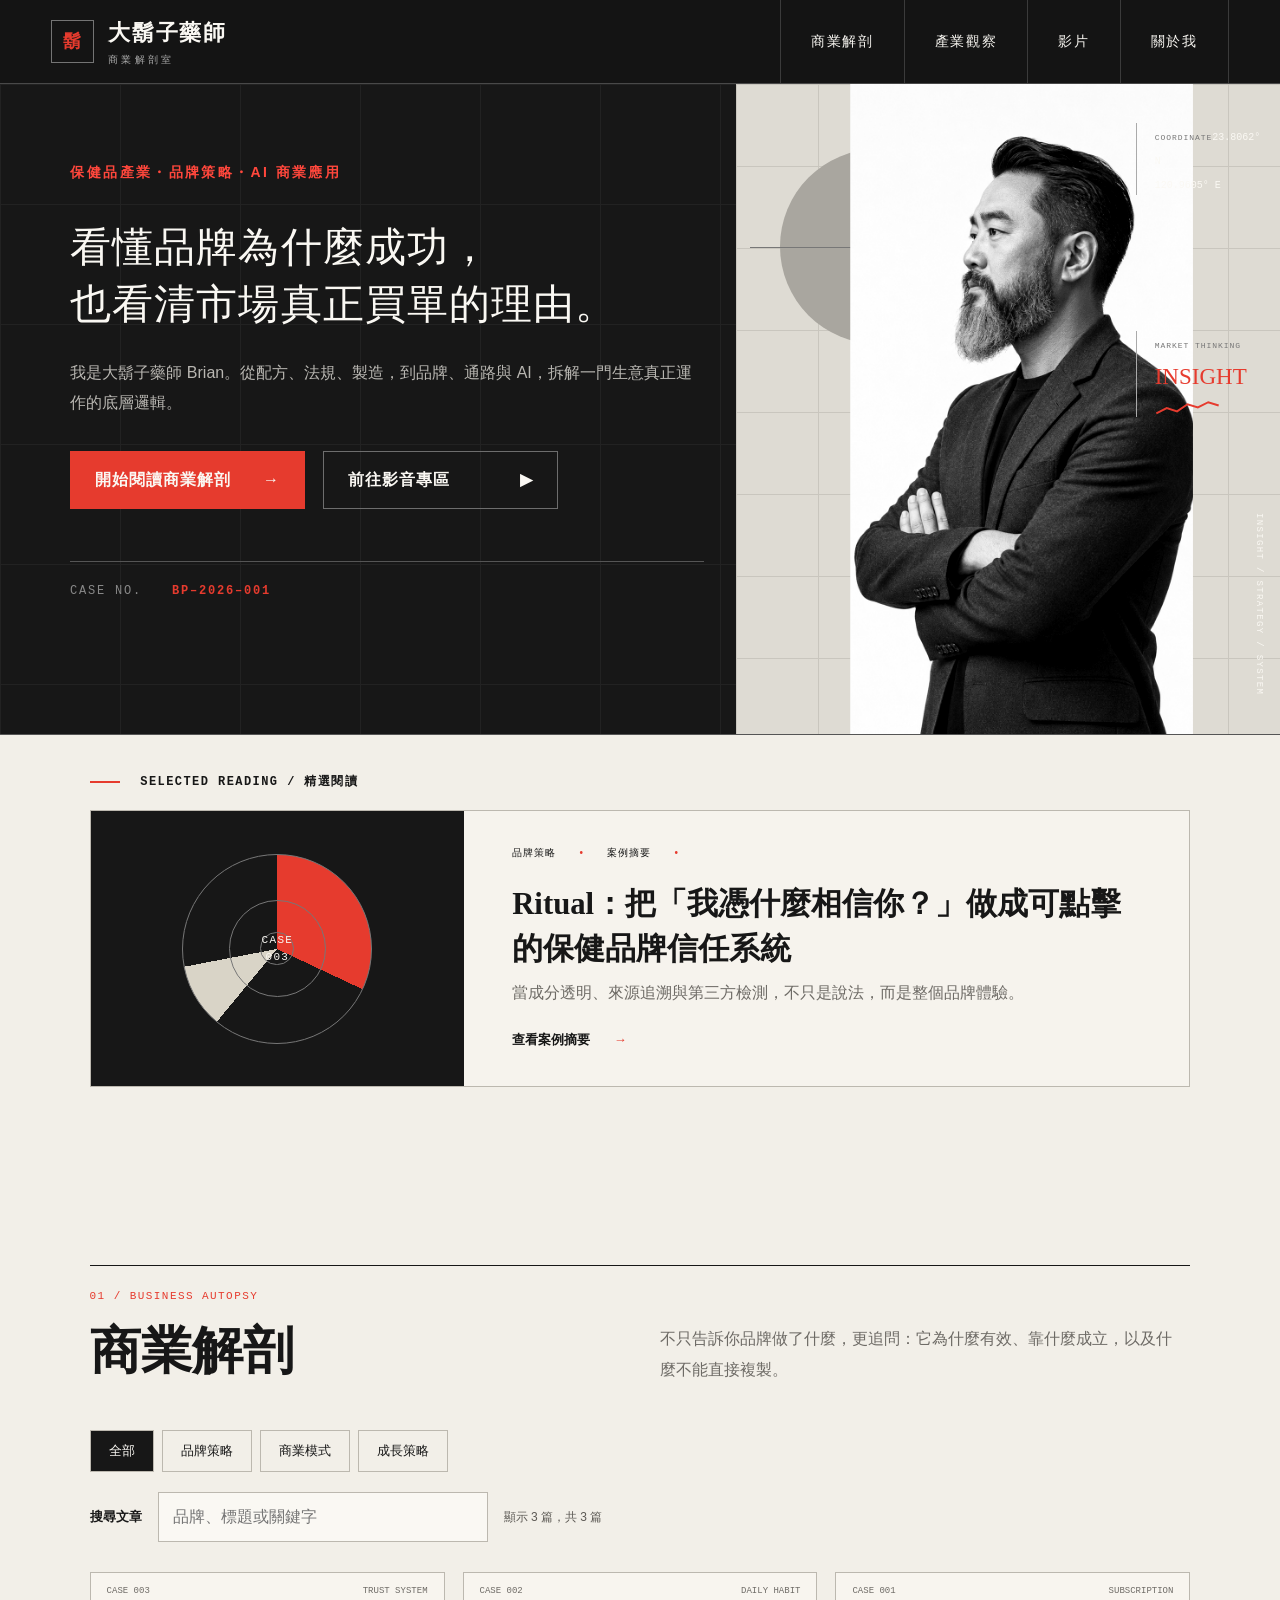
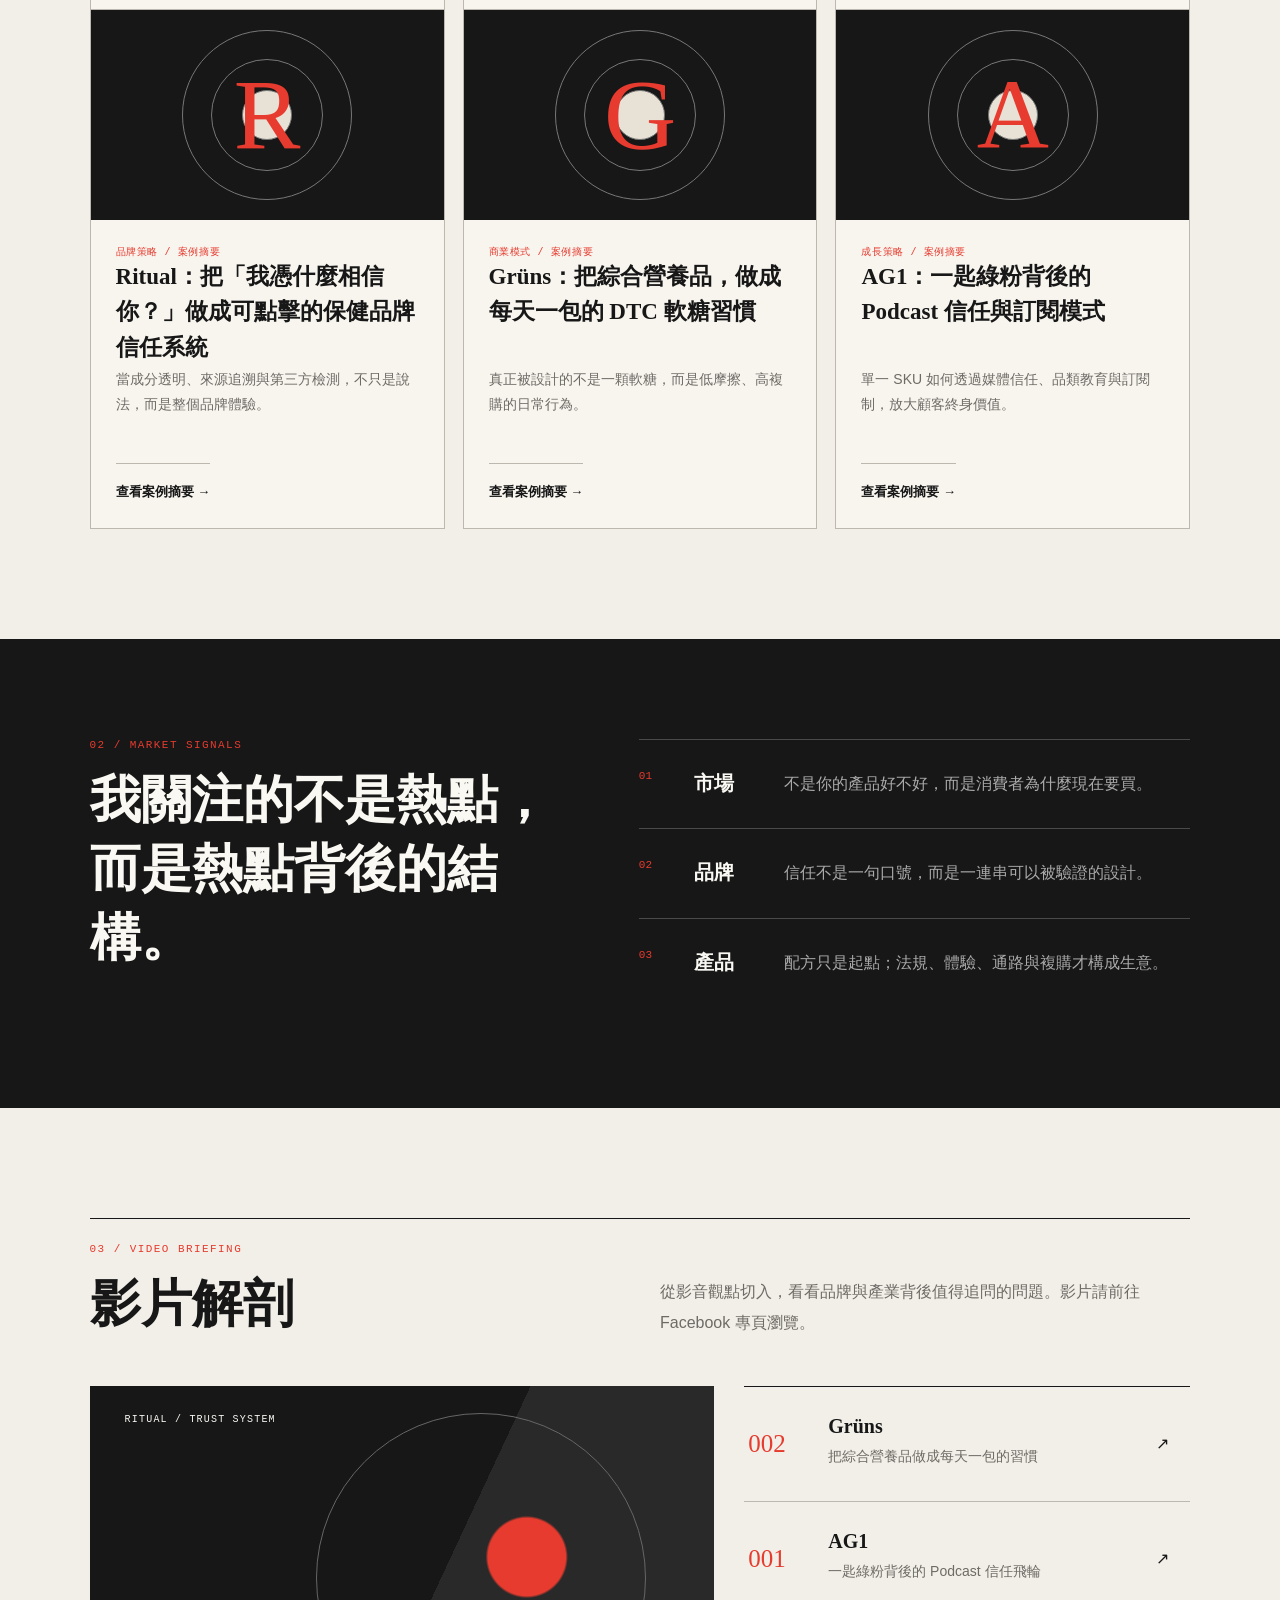
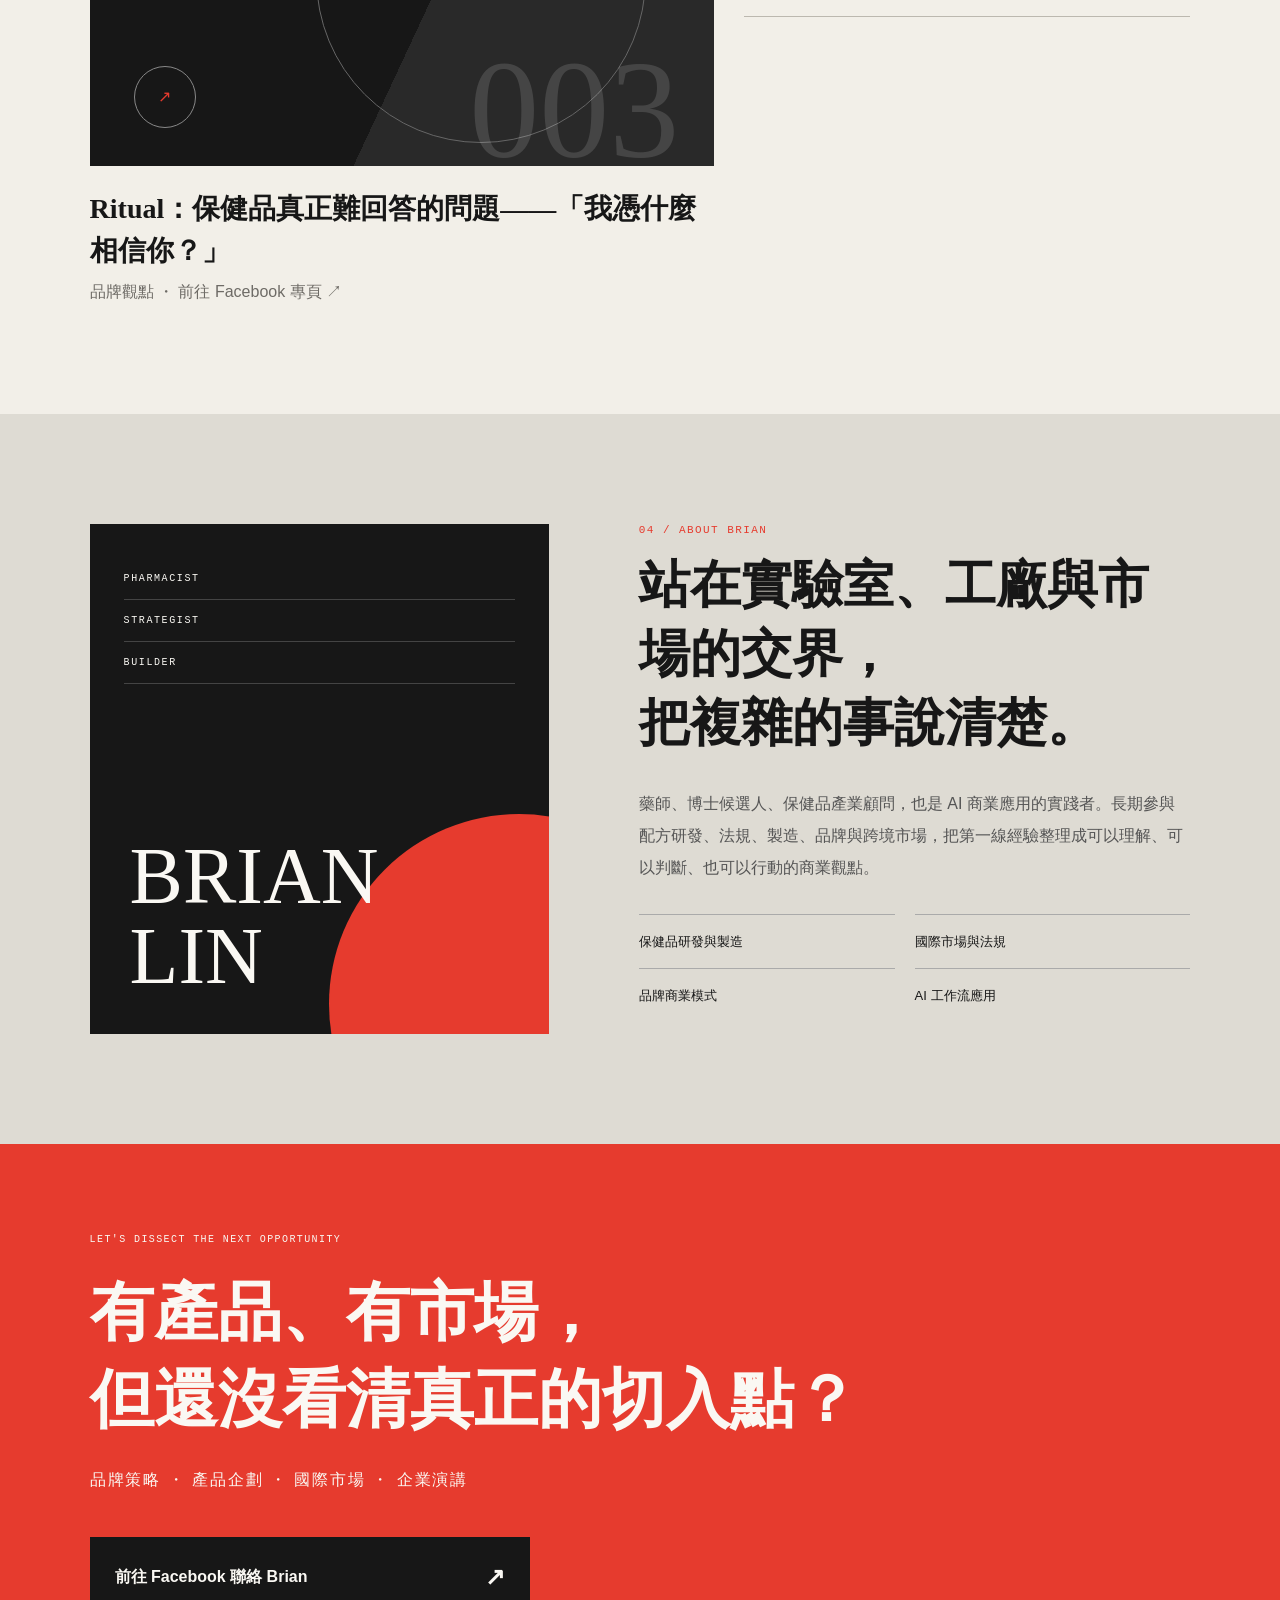
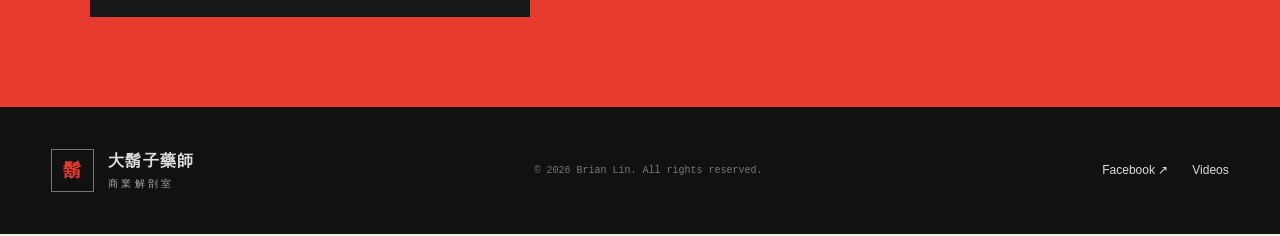
<file: index.html>
<!DOCTYPE html>
<html lang="zh-Hant-TW">
<head>
  <meta charset="UTF-8">
  <meta name="viewport" content="width=device-width, initial-scale=1">
  <title>大鬍子藥師商業解剖室｜保健品產業・品牌策略・AI 商業應用</title>
  <meta name="description" content="大鬍子藥師 Brian 的商業解剖室，拆解保健品品牌、產業趨勢、商業模式與 AI 應用。">
  <meta name="color-scheme" content="light">
  <meta property="og:type" content="website">
  <meta property="og:title" content="大鬍子藥師商業解剖室">
  <meta property="og:description" content="從配方、法規、製造，到品牌、通路與 AI，拆解生意運作的底層邏輯。">
  <link rel="icon" type="image/svg+xml" href="assets/images/favicon.svg">
  <link rel="stylesheet" href="assets/site.css">
  <script src="assets/site.js" defer></script>
</head>
<body>
<a class="skip-link" href="#main-content">跳至主要內容</a>
<header class="site-header"><a class="brand" href="index.html" aria-label="返回首頁"><span class="brand-mark">鬍</span><span>大鬍子藥師<em>商業解剖室</em></span></a><button class="menu-button" type="button" aria-controls="main-navigation" aria-expanded="false" aria-label="開啟選單"><span></span><span></span></button>
<nav class="" id="main-navigation" aria-label="主要導覽"><a href="#cases">商業解剖</a><a href="#signals">產業觀察</a><a href="#videos">影片</a><a href="#about">關於我</a>
</nav>
</header>
<main id="main-content">
<section class="hero" id="top"><div class="hero-copy"><p class="eyebrow">保健品產業・品牌策略・AI 商業應用</p><h1>看懂品牌為什麼成功，<br/>也看清市場真正買單的理由。</h1><p class="hero-lead">我是大鬍子藥師 Brian。從配方、法規、製造，到品牌、通路與 AI，拆解一門生意真正運作的底層邏輯。</p><div class="hero-actions"><a class="button primary" href="#cases">開始閱讀商業解剖 <span>→</span></a><a class="button secondary" href="#videos">前往影音專區 <span>▶</span></a></div><div class="case-code"><span>CASE NO.</span><strong>BP–2026–001</strong></div></div><div class="hero-visual" aria-label="策略分析示意插畫"><div class="portrait-frame"><img src="assets/images/hero-strategist.png" alt="鬍鬚策略顧問的黑白視覺插畫" width="1200" height="1500" fetchpriority="high"></div><div class="target"><i></i></div><div class="red-arc"></div><div class="coordinate"><small>COORDINATE</small><b>23.8062° N<br/>120.9605° E</b></div><div class="data-point"><small>MARKET THINKING</small><strong>INSIGHT</strong><svg viewBox="0 0 100 28" aria-hidden="true"><polyline points="2,22 18,14 34,19 50,8 66,13 82,5 98,10"></polyline></svg></div><div class="visual-label">INSIGHT / STRATEGY / SYSTEM</div></div>
</section>
<section class="latest-band">
<div class="section-kicker"><span></span> SELECTED READING / 精選閱讀</div>
<div class="latest-card">
  <div class="radar-graphic" aria-hidden="true"><div></div><b>CASE<br>003</b></div>
  <div class="latest-copy"><div class="meta"><span>品牌策略</span><span>案例摘要</span></div>
    <h2>Ritual：把「我憑什麼相信你？」做成可點擊的保健品牌信任系統</h2><p>當成分透明、來源追溯與第三方檢測，不只是說法，而是整個品牌體驗。</p>
    <a href="articles/ritual-trust-system.html">查看案例摘要 <span>→</span></a>
  </div>
</div>
</section>
<section class="cases section" id="cases"><div class="section-heading"><div><p class="section-no">01 / BUSINESS AUTOPSY</p><h2>商業解剖</h2></div><p>不只告訴你品牌做了什麼，更追問：它為什麼有效、靠什麼成立，以及什麼不能直接複製。</p></div><div class="article-tools" hidden>
  <div class="filters" role="group" aria-label="文章分類"><button type="button" data-filter="全部" class="active" aria-pressed="true">全部</button>
<button type="button" data-filter="品牌策略" class="" aria-pressed="false">品牌策略</button>
<button type="button" data-filter="商業模式" class="" aria-pressed="false">商業模式</button>
<button type="button" data-filter="成長策略" class="" aria-pressed="false">成長策略</button></div>
  <div class="article-search"><label for="article-search">搜尋文章</label><input id="article-search" type="search" placeholder="品牌、標題或關鍵字" autocomplete="off" aria-controls="article-grid"><p id="article-count" role="status" aria-live="polite"></p></div>
</div>
<div class="article-grid" id="article-grid"><article class="article-card" id="case-003" data-category="品牌策略">
  <div class="card-top"><span>CASE 003</span><span>TRUST SYSTEM</span></div>
  <div class="case-visual" aria-hidden="true"><b>R</b><i></i><i></i><i></i></div>
  <div class="article-body"><p>品牌策略 / 案例摘要</p>
    <h3><a href="articles/ritual-trust-system.html">Ritual：把「我憑什麼相信你？」做成可點擊的保健品牌信任系統</a></h3><span>當成分透明、來源追溯與第三方檢測，不只是說法，而是整個品牌體驗。</span>
    <a class="article-link" href="articles/ritual-trust-system.html" aria-label="查看案例摘要：Ritual：把「我憑什麼相信你？」做成可點擊的保健品牌信任系統">查看案例摘要 →</a>
  </div>
</article>
<article class="article-card" id="case-002" data-category="商業模式">
  <div class="card-top"><span>CASE 002</span><span>DAILY HABIT</span></div>
  <div class="case-visual" aria-hidden="true"><b>G</b><i></i><i></i><i></i></div>
  <div class="article-body"><p>商業模式 / 案例摘要</p>
    <h3><a href="articles/gruns-daily-habit.html">Grüns：把綜合營養品，做成每天一包的 DTC 軟糖習慣</a></h3><span>真正被設計的不是一顆軟糖，而是低摩擦、高複購的日常行為。</span>
    <a class="article-link" href="articles/gruns-daily-habit.html" aria-label="查看案例摘要：Grüns：把綜合營養品，做成每天一包的 DTC 軟糖習慣">查看案例摘要 →</a>
  </div>
</article>
<article class="article-card" id="case-001" data-category="成長策略">
  <div class="card-top"><span>CASE 001</span><span>SUBSCRIPTION</span></div>
  <div class="case-visual" aria-hidden="true"><b>A</b><i></i><i></i><i></i></div>
  <div class="article-body"><p>成長策略 / 案例摘要</p>
    <h3><a href="articles/ag1-subscription.html">AG1：一匙綠粉背後的 Podcast 信任與訂閱模式</a></h3><span>單一 SKU 如何透過媒體信任、品類教育與訂閱制，放大顧客終身價值。</span>
    <a class="article-link" href="articles/ag1-subscription.html" aria-label="查看案例摘要：AG1：一匙綠粉背後的 Podcast 信任與訂閱模式">查看案例摘要 →</a>
  </div>
</article></div>
<div class="article-empty" id="article-empty" hidden><p>沒有符合的文章，試試其他關鍵字。</p><button id="clear-search" type="button">清除搜尋與分類</button></div>
<noscript><p class="reading-note">已顯示全部 3 篇內容，可直接點選閱讀。</p></noscript>
</section>
<section class="signals" id="signals"><div class="signal-intro"><p class="section-no">02 / MARKET SIGNALS</p><h2>我關注的不是熱點，<br/>而是熱點背後的結構。</h2></div><div class="signal-list">
<article><span>01</span><h3>市場</h3><p>不是你的產品好不好，而是消費者為什麼現在要買。</p>
</article>
<article><span>02</span><h3>品牌</h3><p>信任不是一句口號，而是一連串可以被驗證的設計。</p>
</article>
<article><span>03</span><h3>產品</h3><p>配方只是起點；法規、體驗、通路與複購才構成生意。</p>
</article></div>
</section>
<section class="videos section" id="videos"><div class="section-heading"><div><p class="section-no">03 / VIDEO BRIEFING</p><h2>影片解剖</h2></div><p>從影音觀點切入，看看品牌與產業背後值得追問的問題。影片請前往 Facebook 專頁瀏覽。</p></div><div class="video-grid"><a class="featured-video" href="https://www.facebook.com/61590348670530/" target="_blank" rel="noopener noreferrer"><div class="video-cover"><span class="play" aria-hidden="true">↗</span><b>003</b><small>RITUAL / TRUST SYSTEM</small></div><h3>Ritual：保健品真正難回答的問題——「我憑什麼相信你？」</h3><p>品牌觀點 ・ 前往 Facebook 專頁 ↗</p></a><div class="video-side"><a href="https://www.facebook.com/61590348670530/" target="_blank" rel="noopener noreferrer"><span>002</span><div><b>Grüns</b><p>把綜合營養品做成每天一包的習慣</p></div><i>↗</i></a><a href="https://www.facebook.com/61590348670530/" target="_blank" rel="noopener noreferrer"><span>001</span><div><b>AG1</b><p>一匙綠粉背後的 Podcast 信任飛輪</p></div><i>↗</i></a></div></div>
</section>
<section class="about" id="about"><div class="about-graphic"><span>PHARMACIST</span><span>STRATEGIST</span><span>BUILDER</span><b>BRIAN<br/>LIN</b></div><div class="about-copy"><p class="section-no">04 / ABOUT BRIAN</p><h2>站在實驗室、工廠與市場的交界，<br/>把複雜的事說清楚。</h2><p>藥師、博士候選人、保健品產業顧問，也是 AI 商業應用的實踐者。長期參與配方研發、法規、製造、品牌與跨境市場，把第一線經驗整理成可以理解、可以判斷、也可以行動的商業觀點。</p><div class="credentials"><span>保健品研發與製造</span><span>國際市場與法規</span><span>品牌商業模式</span><span>AI 工作流應用</span></div></div>
</section>
<section class="contact" id="contact"><p>LET&#x27;S DISSECT THE NEXT OPPORTUNITY</p><h2>有產品、有市場，<br/>但還沒看清真正的切入點？</h2><span>品牌策略 ・ 產品企劃 ・ 國際市場 ・ 企業演講</span><a href="https://www.facebook.com/61590348670530/" target="_blank" rel="noopener noreferrer">前往 Facebook 聯絡 Brian <b>↗</b></a>
</section>
</main>
<footer><a class="brand footer-brand" href="#top"><span class="brand-mark">鬍</span><span>大鬍子藥師<em>商業解剖室</em></span></a><p>© 2026 Brian Lin. All rights reserved.</p><div><a href="https://www.facebook.com/61590348670530/" target="_blank" rel="noopener noreferrer">Facebook ↗</a><a href="#videos">Videos</a></div>
</footer>
</body>
</html>
</file>
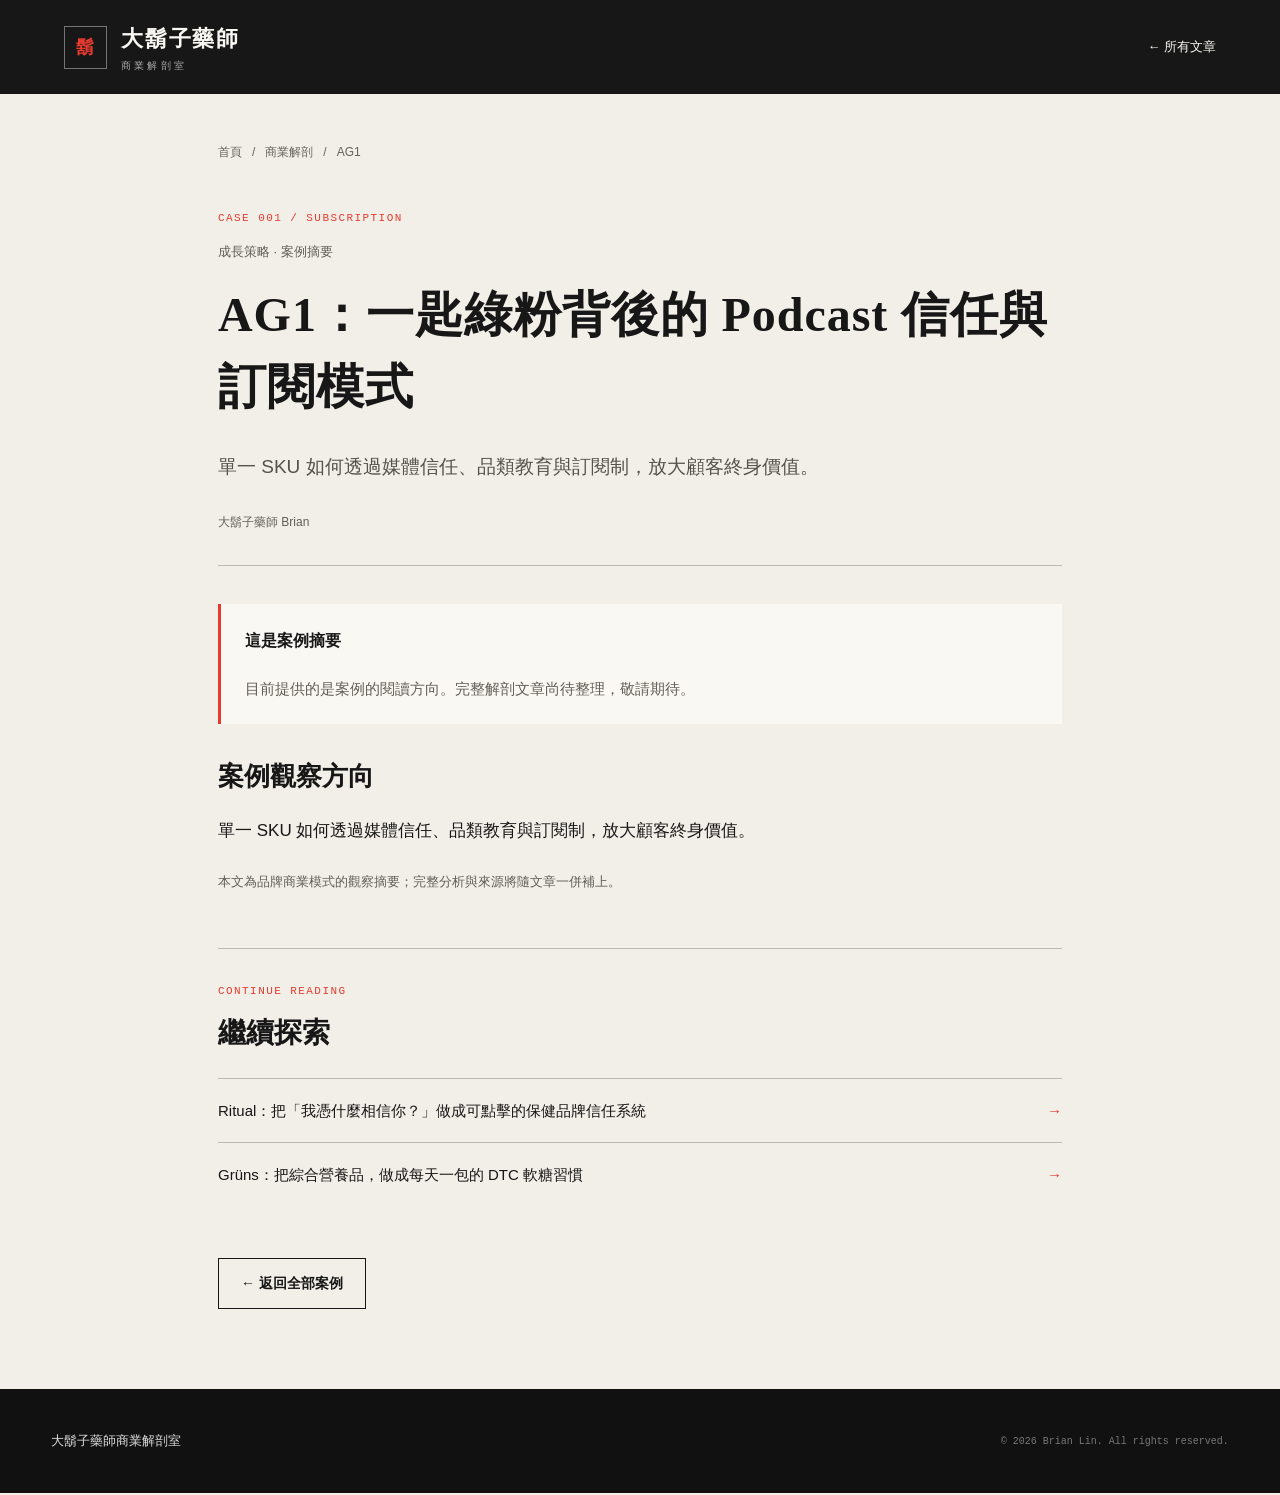
<file: articles/ag1-subscription.html>
<!DOCTYPE html>
<html lang="zh-Hant-TW">
<head>
  <meta charset="UTF-8">
  <meta name="viewport" content="width=device-width, initial-scale=1">
  <title>AG1：一匙綠粉背後的 Podcast 信任與訂閱模式｜大鬍子藥師商業解剖室</title>
  <meta name="description" content="單一 SKU 如何透過媒體信任、品類教育與訂閱制，放大顧客終身價值。">
  <meta name="color-scheme" content="light">

  <link rel="icon" href="../assets/images/favicon.svg" type="image/svg+xml">
  <link rel="stylesheet" href="../assets/site.css">
</head>
<body class="reader">
<a class="skip-link" href="#main-content">跳至主要內容</a>
<header class="reader-nav"><a class="brand" href="../index.html"><span class="brand-mark">鬍</span><span>大鬍子藥師<em>商業解剖室</em></span></a><a href="../index.html#cases">← 所有文章</a></header>
<main class="article-reader" id="main-content">
  <nav class="breadcrumbs" aria-label="麵包屑"><a href="../index.html">首頁</a> / <a href="../index.html#cases">商業解剖</a> / <span>AG1</span></nav>
  <article>
    <header class="reader-heading"><p class="section-no">CASE 001 / SUBSCRIPTION</p><p class="article-category">成長策略 · 案例摘要</p><h1>AG1：一匙綠粉背後的 Podcast 信任與訂閱模式</h1><p class="article-deck">單一 SKU 如何透過媒體信任、品類教育與訂閱制，放大顧客終身價值。</p><p class="article-byline">大鬍子藥師 Brian</p></header>
    <div class="article-content"><div class="summary-notice"><strong>這是案例摘要</strong><p>目前提供的是案例的閱讀方向。完整解剖文章尚待整理，敬請期待。</p></div><h2>案例觀察方向</h2><p>單一 SKU 如何透過媒體信任、品類教育與訂閱制，放大顧客終身價值。</p><p class="reading-note">本文為品牌商業模式的觀察摘要；完整分析與來源將隨文章一併補上。</p></div>
  </article>
  <aside class="related-reading" aria-label="延伸閱讀"><p class="section-no">CONTINUE READING</p><h2>繼續探索</h2><a href="ritual-trust-system.html">Ritual：把「我憑什麼相信你？」做成可點擊的保健品牌信任系統 <span>→</span></a><a href="gruns-daily-habit.html">Grüns：把綜合營養品，做成每天一包的 DTC 軟糖習慣 <span>→</span></a></aside>
  <a class="back-to-list" href="../index.html#cases">← 返回全部案例</a>
</main>
<footer class="reader-footer"><a href="../index.html">大鬍子藥師商業解剖室</a><p>© 2026 Brian Lin. All rights reserved.</p></footer>
</body>
</html>
</file>
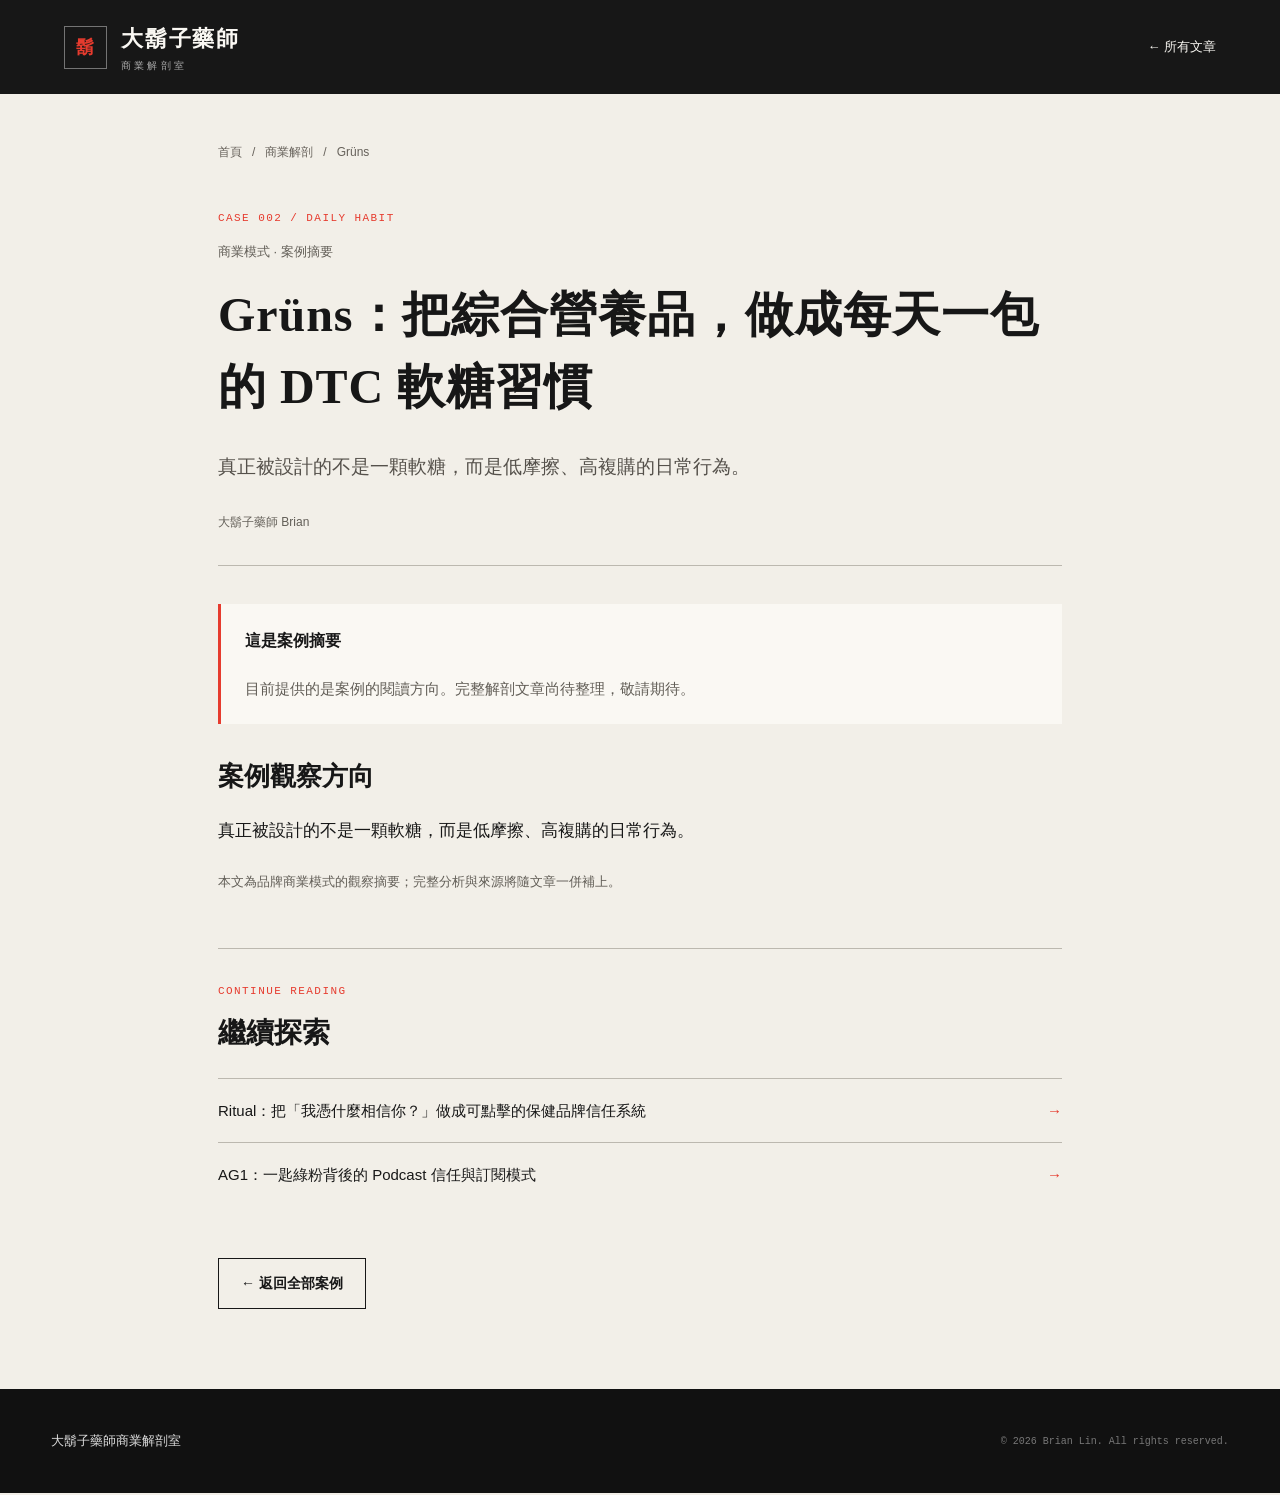
<file: articles/gruns-daily-habit.html>
<!DOCTYPE html>
<html lang="zh-Hant-TW">
<head>
  <meta charset="UTF-8">
  <meta name="viewport" content="width=device-width, initial-scale=1">
  <title>Grüns：把綜合營養品，做成每天一包的 DTC 軟糖習慣｜大鬍子藥師商業解剖室</title>
  <meta name="description" content="真正被設計的不是一顆軟糖，而是低摩擦、高複購的日常行為。">
  <meta name="color-scheme" content="light">

  <link rel="icon" href="../assets/images/favicon.svg" type="image/svg+xml">
  <link rel="stylesheet" href="../assets/site.css">
</head>
<body class="reader">
<a class="skip-link" href="#main-content">跳至主要內容</a>
<header class="reader-nav"><a class="brand" href="../index.html"><span class="brand-mark">鬍</span><span>大鬍子藥師<em>商業解剖室</em></span></a><a href="../index.html#cases">← 所有文章</a></header>
<main class="article-reader" id="main-content">
  <nav class="breadcrumbs" aria-label="麵包屑"><a href="../index.html">首頁</a> / <a href="../index.html#cases">商業解剖</a> / <span>Grüns</span></nav>
  <article>
    <header class="reader-heading"><p class="section-no">CASE 002 / DAILY HABIT</p><p class="article-category">商業模式 · 案例摘要</p><h1>Grüns：把綜合營養品，做成每天一包的 DTC 軟糖習慣</h1><p class="article-deck">真正被設計的不是一顆軟糖，而是低摩擦、高複購的日常行為。</p><p class="article-byline">大鬍子藥師 Brian</p></header>
    <div class="article-content"><div class="summary-notice"><strong>這是案例摘要</strong><p>目前提供的是案例的閱讀方向。完整解剖文章尚待整理，敬請期待。</p></div><h2>案例觀察方向</h2><p>真正被設計的不是一顆軟糖，而是低摩擦、高複購的日常行為。</p><p class="reading-note">本文為品牌商業模式的觀察摘要；完整分析與來源將隨文章一併補上。</p></div>
  </article>
  <aside class="related-reading" aria-label="延伸閱讀"><p class="section-no">CONTINUE READING</p><h2>繼續探索</h2><a href="ritual-trust-system.html">Ritual：把「我憑什麼相信你？」做成可點擊的保健品牌信任系統 <span>→</span></a><a href="ag1-subscription.html">AG1：一匙綠粉背後的 Podcast 信任與訂閱模式 <span>→</span></a></aside>
  <a class="back-to-list" href="../index.html#cases">← 返回全部案例</a>
</main>
<footer class="reader-footer"><a href="../index.html">大鬍子藥師商業解剖室</a><p>© 2026 Brian Lin. All rights reserved.</p></footer>
</body>
</html>
</file>
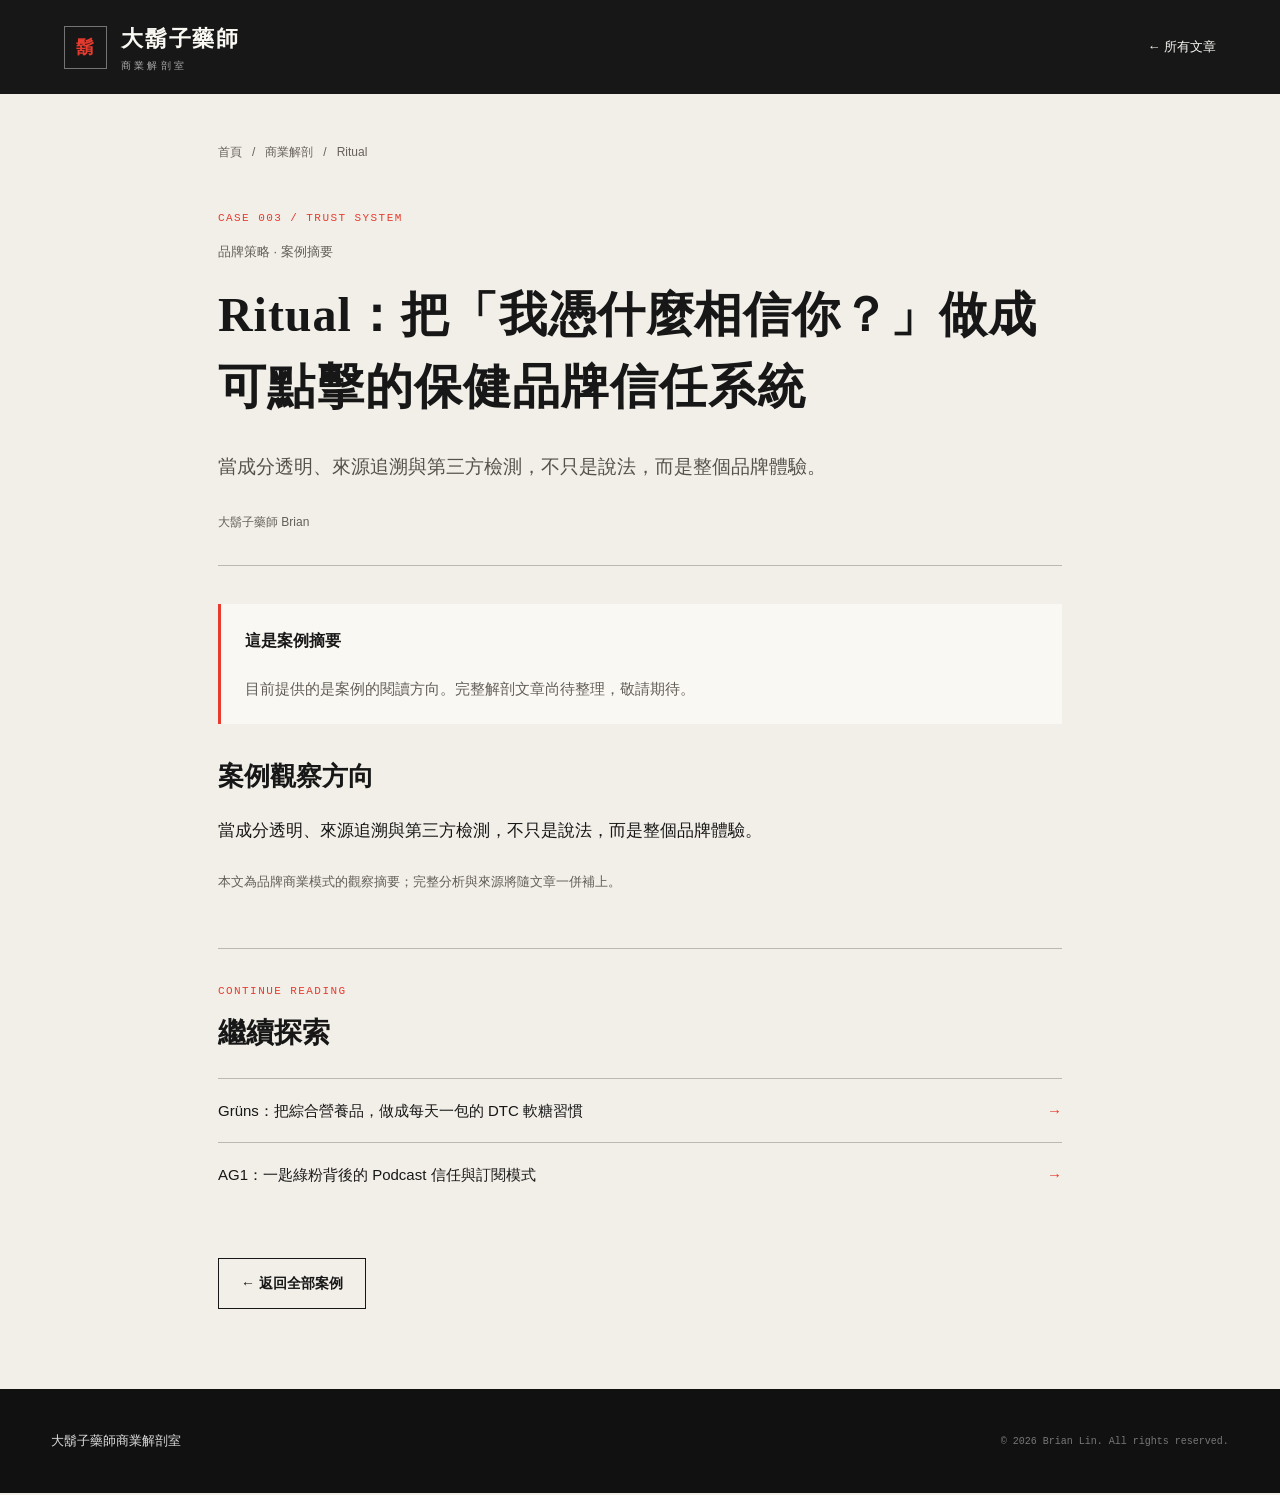
<file: articles/ritual-trust-system.html>
<!DOCTYPE html>
<html lang="zh-Hant-TW">
<head>
  <meta charset="UTF-8">
  <meta name="viewport" content="width=device-width, initial-scale=1">
  <title>Ritual：把「我憑什麼相信你？」做成可點擊的保健品牌信任系統｜大鬍子藥師商業解剖室</title>
  <meta name="description" content="當成分透明、來源追溯與第三方檢測，不只是說法，而是整個品牌體驗。">
  <meta name="color-scheme" content="light">

  <link rel="icon" href="../assets/images/favicon.svg" type="image/svg+xml">
  <link rel="stylesheet" href="../assets/site.css">
</head>
<body class="reader">
<a class="skip-link" href="#main-content">跳至主要內容</a>
<header class="reader-nav"><a class="brand" href="../index.html"><span class="brand-mark">鬍</span><span>大鬍子藥師<em>商業解剖室</em></span></a><a href="../index.html#cases">← 所有文章</a></header>
<main class="article-reader" id="main-content">
  <nav class="breadcrumbs" aria-label="麵包屑"><a href="../index.html">首頁</a> / <a href="../index.html#cases">商業解剖</a> / <span>Ritual</span></nav>
  <article>
    <header class="reader-heading"><p class="section-no">CASE 003 / TRUST SYSTEM</p><p class="article-category">品牌策略 · 案例摘要</p><h1>Ritual：把「我憑什麼相信你？」做成可點擊的保健品牌信任系統</h1><p class="article-deck">當成分透明、來源追溯與第三方檢測，不只是說法，而是整個品牌體驗。</p><p class="article-byline">大鬍子藥師 Brian</p></header>
    <div class="article-content"><div class="summary-notice"><strong>這是案例摘要</strong><p>目前提供的是案例的閱讀方向。完整解剖文章尚待整理，敬請期待。</p></div><h2>案例觀察方向</h2><p>當成分透明、來源追溯與第三方檢測，不只是說法，而是整個品牌體驗。</p><p class="reading-note">本文為品牌商業模式的觀察摘要；完整分析與來源將隨文章一併補上。</p></div>
  </article>
  <aside class="related-reading" aria-label="延伸閱讀"><p class="section-no">CONTINUE READING</p><h2>繼續探索</h2><a href="gruns-daily-habit.html">Grüns：把綜合營養品，做成每天一包的 DTC 軟糖習慣 <span>→</span></a><a href="ag1-subscription.html">AG1：一匙綠粉背後的 Podcast 信任與訂閱模式 <span>→</span></a></aside>
  <a class="back-to-list" href="../index.html#cases">← 返回全部案例</a>
</main>
<footer class="reader-footer"><a href="../index.html">大鬍子藥師商業解剖室</a><p>© 2026 Brian Lin. All rights reserved.</p></footer>
</body>
</html>
</file>
<file: assets/site.css>
/* Local CSS, adapted from the supplied v2 design. No framework or remote font. */
*,*::before,*::after{box-sizing:border-box;border:0 solid;margin:0;padding:0}
html{line-height:1.5;-webkit-text-size-adjust:100%;scroll-padding-top:100px}
h1,h2,h3,h4{font-size:inherit;font-weight:inherit}
img,svg,video{display:block;max-width:100%}
button,input{font:inherit;color:inherit}
button{cursor:pointer;background:none}
button,input{border-radius:0}
[hidden]{display:none!important}


:root {
  --ink: #171717;
  --paper: #f2efe8;
  --red: #e63b2e;
  --line: #bcb8af;
  --muted: #6e6b66;
  --white: #faf8f3;
}
* {
  box-sizing: border-box;
}
html {
  scroll-behavior: smooth;
}
body {
  margin: 0;
  background: var(--paper);
  color: var(--ink);
  font-family: "Noto Sans TC", "PingFang TC", "Microsoft JhengHei", sans-serif;
}
a {
  color: inherit;
  text-decoration: none;
}
button {
  font: inherit;
}
.site-header {
  height: 84px;
  background: #141414;
  color: var(--white);
  display: flex;
  align-items: center;
  justify-content: space-between;
  padding: 0 clamp(24px, 4vw, 68px);
  border-bottom: 1px solid #494949;
  position: sticky;
  top: 0;
  z-index: 30;
}
.brand {
  display: flex;
  align-items: center;
  gap: 14px;
  font-family: "Noto Serif TC", "Songti TC", serif;
  font-size: 22px;
  font-weight: 800;
  letter-spacing: 0.08em;
}
.brand em {
  display: block;
  font-family: "Noto Sans TC", sans-serif;
  font-size: 10px;
  font-style: normal;
  font-weight: 500;
  letter-spacing: 0.32em;
  color: #aaa;
  margin-top: 3px;
}
.brand-mark {
  display: grid;
  place-items: center;
  width: 43px;
  height: 43px;
  border: 1px solid #747474;
  color: var(--red);
  font-size: 18px;
}
.site-header nav {
  display: flex;
  height: 100%;
}
.site-header nav a {
  display: grid;
  place-items: center;
  padding: 0 30px;
  border-left: 1px solid #3b3b3b;
  font-size: 14px;
  letter-spacing: 0.12em;
  transition: 0.2s;
}
.site-header nav a:last-child {
  border-right: 1px solid #3b3b3b;
}
.site-header nav a:hover {
  background: var(--red);
}
.menu-button {
  display: none;
  background: none;
  border: 0;
}
.hero {
  min-height: 650px;
  background: var(--ink);
  color: var(--white);
  display: grid;
  grid-template-columns: 1.15fr 0.85fr;
  border-bottom: 1px solid #555;
}
.hero-copy {
  padding: 78px clamp(34px, 5.5vw, 80px) 36px;
  padding-right: clamp(24px, 2.5vw, 40px);
  position: relative;
  background-image:
    linear-gradient(#222 1px, transparent 1px),
    linear-gradient(90deg, #222 1px, transparent 1px);
  background-size: 120px 120px;
}
.eyebrow {
  color: #ff473c;
  letter-spacing: 0.17em;
  font-weight: 700;
  font-size: 14px;
  margin: 0 0 36px;
}
.hero h1 {
  font-family: "Noto Serif TC", "Songti TC", serif;
  font-size: clamp(40px, 3.2vw, 50px);
  line-height: 1.4;
  letter-spacing: 0.025em;
  margin: 0;
  max-width: 850px;
}
.hero-lead {
  color: #b9b7b2;
  line-height: 1.9;
  max-width: 690px;
  font-size: 16px;
  margin: 24px 0 33px;
}
.hero-actions {
  display: flex;
  gap: 18px;
  flex-wrap: wrap;
}
.button {
  min-width: 235px;
  height: 58px;
  padding: 0 24px;
  display: flex;
  align-items: center;
  justify-content: space-between;
  border: 1px solid #6d6d6d;
  font-weight: 700;
  letter-spacing: 0.06em;
  transition: 0.2s;
}
.button.primary {
  background: var(--red);
  border-color: var(--red);
}
.button:hover {
  transform: translateY(-3px);
  background: var(--white);
  color: var(--ink);
}
.case-code {
  display: flex;
  gap: 30px;
  border-top: 1px solid #555;
  margin-top: 52px;
  padding-top: 20px;
  font-family: monospace;
  font-size: 12px;
  letter-spacing: 0.15em;
}
.case-code span {
  color: #888;
}
.case-code strong {
  color: var(--red);
}
.hero-visual {
  position: relative;
  overflow: hidden;
  background: #dedbd3;
  background-image:
    linear-gradient(#c9c6be 1px, transparent 1px),
    linear-gradient(90deg, #c9c6be 1px, transparent 1px);
  background-size: 82px 82px;
  min-height: 650px;
}
.portrait-frame {
  position: absolute;
  left: 21%;
  right: 16%;
  top: 0;
  bottom: 0;
  z-index: 3;
  overflow: hidden;
}
.portrait-frame img {
  width: 100%;
  height: 100%;
  object-fit: cover;
  object-position: center top;
  filter: grayscale(1) contrast(1.12);
  mix-blend-mode: multiply;
}
.target {
  width: 195px;
  height: 195px;
  border-radius: 50%;
  background: #a9a69f;
  position: absolute;
  left: 8%;
  top: 10%;
  z-index: 1;
}
.target:before,
.target:after {
  content: "";
  position: absolute;
  background: #777;
}
.target:before {
  width: 1px;
  height: 130%;
  top: -15%;
  left: 50%;
}
.target:after {
  height: 1px;
  width: 130%;
  left: -15%;
  top: 50%;
}
.target i {
  width: 18px;
  height: 18px;
  border: 5px solid var(--red);
  border-radius: 50%;
  position: absolute;
  left: calc(50% - 9px);
  top: calc(50% - 9px);
}
.red-arc {
  position: absolute;
  width: 330px;
  height: 330px;
  border-radius: 50%;
  background: var(--red);
  left: -8%;
  bottom: -14%;
  z-index: 2;
  clip-path: polygon(50% 0, 100% 0, 100% 100%, 50% 100%);
}
.coordinate,
.data-point {
  position: absolute;
  right: 3%;
  z-index: 5;
  width: 128px;
  border-left: 1px solid #aaa;
  padding-left: 18px;
}
.coordinate {
  top: 6%;
}
.data-point {
  top: 38%;
}
.coordinate small,
.data-point small {
  font: 8px monospace;
  letter-spacing: 0.12em;
  color: #777;
}
.coordinate b {
  font: 10px/1.7 monospace;
}
.data-point strong {
  display: block;
  font: 27px serif;
  color: var(--red);
  margin: 9px 0;
}
.data-point svg {
  width: 65px;
  fill: none;
  stroke: var(--red);
  stroke-width: 3;
}
.visual-label {
  position: absolute;
  right: 3%;
  bottom: 6%;
  font: 9px monospace;
  letter-spacing: 0.15em;
  writing-mode: vertical-rl;
}
.latest-band {
  padding: 38px clamp(24px, 7vw, 110px) 68px;
}
.section-kicker {
  font: 700 12px monospace;
  letter-spacing: 0.12em;
  margin-bottom: 20px;
}
.section-kicker span {
  display: inline-block;
  width: 30px;
  height: 2px;
  background: var(--red);
  vertical-align: middle;
  margin-right: 12px;
}
.latest-card {
  border: 1px solid var(--line);
  display: grid;
  grid-template-columns: 34% 1fr;
  min-height: 270px;
  background: #f6f3ed;
}
.radar-graphic {
  position: relative;
  overflow: hidden;
  background: var(--ink);
  display: grid;
  place-items: center;
  color: var(--white);
}
.radar-graphic div {
  width: 190px;
  height: 190px;
  border: 1px solid #777;
  border-radius: 50%;
  background: conic-gradient(
    var(--red) 0 32%,
    transparent 32% 61%,
    #d9d4c7 61% 72%,
    transparent 72%
  );
  position: absolute;
}
.radar-graphic div:after,
.radar-graphic div:before {
  content: "";
  position: absolute;
  inset: 24%;
  border: 1px solid #777;
  border-radius: 50%;
}
.radar-graphic div:after {
  inset: 41%;
}
.radar-graphic b {
  z-index: 2;
  font: 11px/1.5 monospace;
  text-align: center;
  letter-spacing: 0.12em;
}
.latest-copy {
  padding: 35px 48px;
}
.meta {
  display: flex;
  gap: 22px;
  font: 10px monospace;
  letter-spacing: 0.1em;
}
.meta span:after {
  content: "•";
  color: var(--red);
  margin-left: 22px;
}
.meta time {
  margin-left: auto;
}
.latest-copy h2 {
  font:
    800 clamp(25px, 2.4vw, 38px) / 1.45 "Noto Serif TC",
    serif;
  margin: 22px 0 10px;
}
.latest-copy p {
  color: var(--muted);
  margin: 0 0 22px;
}
.latest-copy a,
.article-body a {
  font-weight: 700;
  font-size: 13px;
}
.latest-copy a span {
  color: var(--red);
  margin-left: 20px;
}
.section {
  padding: 110px clamp(24px, 7vw, 110px);
}
.section-heading {
  display: grid;
  grid-template-columns: 1fr 1fr;
  gap: 40px;
  border-top: 1px solid var(--ink);
  padding-top: 24px;
  align-items: end;
}
.section-no {
  font: 11px monospace;
  letter-spacing: 0.13em;
  color: var(--red);
  margin: 0 0 14px;
}
.section-heading h2,
.signal-intro h2,
.about-copy h2 {
  font:
    800 clamp(36px, 4vw, 60px) / 1.35 "Noto Serif TC",
    serif;
  margin: 0;
}
.section-heading > p {
  max-width: 520px;
  line-height: 1.9;
  color: var(--muted);
  margin: 0;
}
.filters {
  display: flex;
  gap: 8px;
  margin: 45px 0 25px;
  flex-wrap: wrap;
}
.filters button {
  border: 1px solid var(--line);
  background: transparent;
  padding: 10px 18px;
  cursor: pointer;
  font-size: 13px;
}
.filters button.active,
.filters button:hover {
  background: var(--ink);
  color: var(--white);
}
.article-grid {
  display: grid;
  grid-template-columns: repeat(3, 1fr);
  gap: 18px;
}
.article-card {
  background: #f8f5ef;
  border: 1px solid var(--line);
  transition: 0.25s;
}
.article-card:hover {
  transform: translateY(-5px);
  box-shadow: 0 14px 30px #17171718;
}
.card-top {
  display: flex;
  justify-content: space-between;
  padding: 13px 16px;
  border-bottom: 1px solid var(--line);
  font: 9px monospace;
  color: var(--muted);
}
.case-visual {
  height: 210px;
  background: var(--ink);
  position: relative;
  overflow: hidden;
  display: grid;
  place-items: center;
}
.case-visual b {
  font: 100px/1 serif;
  color: var(--red);
  z-index: 2;
}
.case-visual i {
  position: absolute;
  width: 170px;
  height: 170px;
  border: 1px solid #777;
  border-radius: 50%;
}
.case-visual i:nth-of-type(2) {
  width: 112px;
  height: 112px;
}
.case-visual i:nth-of-type(3) {
  width: 50px;
  height: 50px;
  background: #e8e2d6;
}
.article-body {
  padding: 25px;
}
.article-body > p {
  font: 10px monospace;
  color: var(--red);
  letter-spacing: 0.06em;
}
.article-body h3 {
  font:
    800 23px/1.55 "Noto Serif TC",
    serif;
  min-height: 108px;
}
.article-body > span {
  display: block;
  color: var(--muted);
  font-size: 14px;
  line-height: 1.8;
  min-height: 76px;
}
.article-body a {
  display: block;
  border-top: 1px solid var(--line);
  padding-top: 18px;
  margin-top: 20px;
}
.signals {
  background: var(--ink);
  color: var(--white);
  padding: 100px clamp(24px, 7vw, 110px);
  display: grid;
  grid-template-columns: 1fr 1.2fr;
  gap: 7vw;
}
.signal-list article {
  display: grid;
  grid-template-columns: 55px 90px 1fr;
  border-top: 1px solid #4a4a4a;
  padding: 30px 0;
  align-items: start;
}
.signal-list span {
  color: var(--red);
  font: 11px monospace;
}
.signal-list h3 {
  font:
    700 20px "Noto Serif TC",
    serif;
  margin: 0;
}
.signal-list p {
  margin: 0;
  color: #aaa;
  line-height: 1.8;
}
.video-grid {
  margin-top: 48px;
  display: grid;
  grid-template-columns: 1.4fr 1fr;
  gap: 30px;
}
.video-cover {
  height: 380px;
  background: var(--ink);
  color: var(--white);
  position: relative;
  overflow: hidden;
  background-image:
    radial-gradient(circle at 70% 45%, var(--red) 0 8%, transparent 8.5%),
    linear-gradient(115deg, transparent 55%, #292929 55%);
}
.video-cover:after {
  content: "";
  position: absolute;
  width: 330px;
  height: 330px;
  border: 1px solid #666;
  border-radius: 50%;
  right: 11%;
  top: 7%;
}
.play {
  position: absolute;
  left: 44px;
  bottom: 38px;
  width: 62px;
  height: 62px;
  border: 1px solid #888;
  border-radius: 50%;
  display: grid;
  place-items: center;
  color: var(--red);
  z-index: 2;
}
.video-cover b {
  position: absolute;
  font: 140px serif;
  right: 35px;
  bottom: -24px;
  color: #fff2;
  z-index: 1;
}
.video-cover small {
  position: absolute;
  left: 35px;
  top: 28px;
  font: 10px monospace;
  letter-spacing: 0.12em;
}
.featured-video h3 {
  font:
    800 28px/1.5 "Noto Serif TC",
    serif;
  margin: 22px 0 8px;
}
.featured-video p {
  color: var(--muted);
}
.video-side {
  border-top: 1px solid var(--ink);
}
.video-side a {
  display: grid;
  grid-template-columns: 60px 1fr 30px;
  gap: 20px;
  padding: 28px 4px;
  border-bottom: 1px solid var(--line);
  align-items: center;
}
.video-side span {
  font: 25px serif;
  color: var(--red);
}
.video-side b {
  font: 700 20px serif;
}
.video-side p {
  margin: 6px 0;
  color: var(--muted);
  font-size: 14px;
}
.video-side i {
  font-style: normal;
}
.about {
  padding: 110px clamp(24px, 7vw, 110px);
  display: grid;
  grid-template-columns: 1fr 1.2fr;
  gap: 7vw;
  background: #dedbd3;
}
.about-graphic {
  height: 510px;
  background: var(--ink);
  color: var(--white);
  position: relative;
  padding: 34px;
  overflow: hidden;
}
.about-graphic:after {
  content: "";
  position: absolute;
  width: 380px;
  height: 380px;
  border-radius: 50%;
  background: var(--red);
  right: -160px;
  bottom: -160px;
}
.about-graphic span {
  display: block;
  font: 10px monospace;
  letter-spacing: 0.16em;
  border-bottom: 1px solid #444;
  padding: 15px 0;
}
.about-graphic b {
  position: absolute;
  left: 40px;
  bottom: 38px;
  font: 80px/1 serif;
  z-index: 2;
}
.about-copy > p:not(.section-no) {
  line-height: 2;
  color: #555;
  font-size: 16px;
  margin: 30px 0;
}
.credentials {
  display: grid;
  grid-template-columns: 1fr 1fr;
}
.credentials span {
  padding: 17px 0;
  border-top: 1px solid #aaa;
  font-size: 13px;
}
.credentials span:nth-child(odd) {
  margin-right: 20px;
}
.contact {
  background: var(--red);
  color: var(--white);
  padding: 90px clamp(24px, 7vw, 110px);
  position: relative;
}
.contact > p {
  font: 10px monospace;
  letter-spacing: 0.14em;
}
.contact h2 {
  font:
    800 clamp(38px, 5vw, 72px) / 1.35 "Noto Serif TC",
    serif;
  margin: 25px 0;
}
.contact > span {
  display: block;
  letter-spacing: 0.12em;
  margin-bottom: 45px;
}
.contact a {
  display: flex;
  justify-content: space-between;
  align-items: center;
  max-width: 440px;
  background: var(--ink);
  padding: 22px 25px;
  font-weight: 700;
}
.contact a b {
  font-size: 24px;
}
footer {
  padding: 42px clamp(24px, 4vw, 68px);
  background: #111;
  color: #ddd;
  display: flex;
  align-items: center;
  justify-content: space-between;
  gap: 30px;
}
.footer-brand {
  font-size: 16px;
}
footer p {
  font: 10px monospace;
  color: #777;
}
footer > div {
  display: flex;
  gap: 24px;
  font-size: 12px;
}
@media (max-width: 950px) {
  .site-header nav {
    display: none;
    position: absolute;
    left: 0;
    right: 0;
    top: 84px;
    height: auto;
    flex-direction: column;
    background: #151515;
  }
  .site-header nav.open {
    display: flex;
  }
  .site-header nav a {
    padding: 20px;
    border-bottom: 1px solid #333;
  }
  .menu-button {
    display: block;
    width: 46px;
    height: 46px;
  }
  .menu-button span {
    display: block;
    height: 1px;
    background: #fff;
    margin: 9px 0;
  }
  .hero {
    grid-template-columns: 1fr;
  }
  .hero-copy {
    padding-top: 60px;
  }
  .hero-visual {
    min-height: 520px;
  }
  .latest-card,
  .section-heading,
  .signals,
  .video-grid,
  .about {
    grid-template-columns: 1fr;
  }
  .article-grid {
    grid-template-columns: 1fr 1fr;
  }
  .signals {
    gap: 50px;
  }
  .about-graphic {
    height: 390px;
  }
}
@media (max-width: 620px) {
  .site-header {
    height: 72px;
    padding: 0 18px;
  }
  .brand {
    font-size: 16px;
  }
  .brand-mark {
    width: 37px;
    height: 37px;
  }
  .site-header nav {
    top: 72px;
  }
  .hero-copy {
    padding: 48px 22px 32px;
  }
  .hero h1 {
    font-size: 39px;
  }
  .hero-lead {
    font-size: 14px;
  }
  .button {
    width: 100%;
  }
  .hero-visual {
    min-height: 400px;
  }
  .portrait-frame {
    left: 10%;
    right: 8%;
  }
  .coordinate,
  .data-point {
    right: 1%;
    transform: scale(0.8);
    transform-origin: right;
  }
  .latest-band {
    padding: 30px 16px 48px;
  }
  .latest-card {
    grid-template-columns: 1fr;
  }
  .radar-graphic {
    min-height: 210px;
  }
  .latest-copy {
    padding: 26px 22px;
  }
  .meta {
    flex-wrap: wrap;
    gap: 10px;
  }
  .meta span:after {
    margin-left: 10px;
  }
  .meta time {
    margin-left: 0;
  }
  .section {
    padding: 76px 18px;
  }
  .section-heading {
    gap: 20px;
  }
  .article-grid {
    grid-template-columns: 1fr;
  }
  .article-body h3,
  .article-body > span {
    min-height: 0;
  }
  .signals,
  .about {
    padding: 76px 18px;
  }
  .signal-list article {
    grid-template-columns: 40px 65px 1fr;
    gap: 8px;
  }
  .signal-list p {
    font-size: 13px;
  }
  .video-cover {
    height: 270px;
  }
  .about-graphic b {
    font-size: 55px;
  }
  .credentials {
    grid-template-columns: 1fr;
  }
  .credentials span:nth-child(odd) {
    margin-right: 0;
  }
  .contact {
    padding: 75px 20px;
  }
  footer {
    align-items: flex-start;
    flex-direction: column;
  }
}
@media (prefers-reduced-motion: no-preference) {
  .hero-copy > * {
    animation: rise 0.55s both;
  }
  .hero-copy h1 {
    animation-delay: 0.08s;
  }
  .hero-lead {
    animation-delay: 0.16s;
  }
  .hero-actions {
    animation-delay: 0.24s;
  }
  .portrait-frame {
    animation: reveal 0.75s 0.12s both;
  }
  @keyframes rise {
    from {
      opacity: 0;
      transform: translateY(16px);
    }
    to {
      opacity: 1;
      transform: none;
    }
  }
  @keyframes reveal {
    from {
      clip-path: inset(0 0 100% 0);
    }
    to {
      clip-path: inset(0);
    }
  }
}

/* Static publishing and accessible reading layout. */
:focus-visible{outline:3px solid var(--red);outline-offset:5px}
::selection{background:var(--red);color:white}
.skip-link{position:fixed;top:10px;left:10px;padding:12px 18px;background:var(--white);color:var(--ink);z-index:100;transform:translateY(-160%)}
.skip-link:focus{transform:translateY(0)}
.data-point strong{font-size:23px}
.article-tools{margin:30px 0}
.article-tools .filters{margin-bottom:20px}
.article-search{display:flex;gap:16px;align-items:center;flex-wrap:wrap}
.article-search label{font-size:13px;font-weight:700}
.article-search input{border:1px solid var(--line);padding:12px 14px;min-height:46px;max-width:100%;width:330px;background:var(--white)}
.article-search p{font-size:12px;color:#5c5954}
.article-empty{border:1px dashed var(--line);padding:40px 24px;text-align:center}
.article-empty button{margin-top:18px;padding:12px 18px;border:1px solid var(--ink)}
.article-body h3 a{display:inline;color:inherit;font:inherit;border:0;padding:0;margin:0}
.article-body h3 a:hover,.related-reading a:hover,.breadcrumbs a:hover{text-decoration:underline;text-underline-offset:5px}
.article-body .article-link{display:inline-block}
.reader-nav{min-height:94px;background:var(--ink);color:var(--white);padding:20px clamp(20px,5vw,80px);display:flex;align-items:center;justify-content:space-between;gap:24px}
.reader-nav>a:last-child{font-size:13px;white-space:nowrap}
.article-reader{max-width:900px;margin:auto;padding:48px 28px 80px}
.breadcrumbs{color:#66615a;font-size:12px;line-height:1.8;margin-bottom:48px;display:flex;gap:10px;flex-wrap:wrap}
.reader-heading{padding-bottom:34px;border-bottom:1px solid var(--line)}
.reader-heading .section-no{margin-bottom:18px}
.article-category{font-size:13px;color:#625e57;margin-bottom:18px}
.reader-heading h1{font:800 clamp(29px,4vw,48px)/1.5 "Noto Serif TC","Songti TC",serif;letter-spacing:.02em;overflow-wrap:anywhere}
.article-deck{font-size:19px;line-height:1.9;color:#55514b;margin-top:26px}
.article-byline{margin-top:28px;font-size:12px;color:#625e57}
.article-content{padding:38px 0;font-size:17px;line-height:2;overflow-wrap:anywhere}
.article-content h2{font:800 26px/1.6 "Noto Serif TC","Songti TC",serif;margin:32px 0 16px}
.article-content h3{font-size:21px;font-weight:700;margin:28px 0 12px}
.article-content p{margin:16px 0}
.article-content a{color:#ae291e;text-decoration:underline;text-underline-offset:4px}
.article-content ul,.article-content ol{padding-left:1.5em;margin:18px 0}
.article-content blockquote{border-left:3px solid var(--red);padding:12px 24px;margin:24px 0;background:#e8e4dc}
.article-content figure{margin:28px 0}
.article-content img{height:auto;margin:auto}
.article-content figcaption{font-size:13px;color:#625e57;text-align:center;margin:10px 0}
.article-content table{display:block;max-width:100%;overflow:auto;border-collapse:collapse;margin:24px 0;font-size:14px}
.article-content th,.article-content td{border:1px solid var(--line);padding:10px 14px}
.article-content pre{max-width:100%;overflow:auto;background:#e8e4dc;padding:20px;font-size:14px}
.article-content .reading-note,.reading-note{font-size:13px;color:#625e57;line-height:1.9;margin-top:22px}
.summary-notice{border-left:3px solid var(--red);padding:20px 24px;background:var(--white)}
.summary-notice strong{font-size:16px}
.summary-notice p{font-size:15px;margin-bottom:0;color:#625e57}
.related-reading{border-top:1px solid var(--line);padding:36px 0}
.related-reading h2{font:800 28px/1.6 serif;margin:12px 0 22px}
.related-reading a{display:flex;justify-content:space-between;gap:24px;font-size:15px;line-height:1.8;padding:18px 0;border-top:1px solid var(--line)}
.related-reading a span{color:var(--red)}
.back-to-list{display:inline-block;border:1px solid var(--ink);padding:14px 22px;font-weight:700;font-size:14px;margin-top:16px}
.back-to-list:hover{background:var(--ink);color:var(--white)}
.article-sources{border-top:1px solid var(--line);margin-top:38px;padding-top:10px;font-size:14px}
.reader-footer{min-height:100px;font-size:13px}
.not-found{min-height:60vh;padding-top:90px}
.not-found h1{font:800 clamp(32px,5vw,54px)/1.5 serif;margin:24px 0}
.not-found>p:not(.section-no){margin:24px 0;line-height:1.8}
html:not(.js) .menu-button{display:none}
@media(max-width:950px){html:not(.js) .site-header{height:auto;flex-wrap:wrap;padding-top:18px;padding-bottom:18px;gap:20px}html:not(.js) .site-header nav{position:static;display:flex;flex-direction:row;flex-wrap:wrap;width:100%;background:transparent}html:not(.js) .site-header nav a{padding:12px;font-size:12px}}
@media(max-width:620px){.article-reader{padding:30px 20px 60px}.reader-nav{padding:18px;gap:14px}.reader-nav .brand{font-size:15px;gap:8px}.reader-nav>a:last-child{font-size:11px}.breadcrumbs{margin-bottom:32px}.article-deck{font-size:16px}.article-content{font-size:16px}.reader-heading h1{font-size:29px}.article-search{gap:10px}.article-search input{width:100%}.article-search label{width:100%}.summary-notice{padding:18px}.reader-footer{gap:18px}}
@media(prefers-reduced-motion:reduce){html{scroll-behavior:auto}*,*::before,*::after{animation:none!important;transition:none!important}}
</file>
